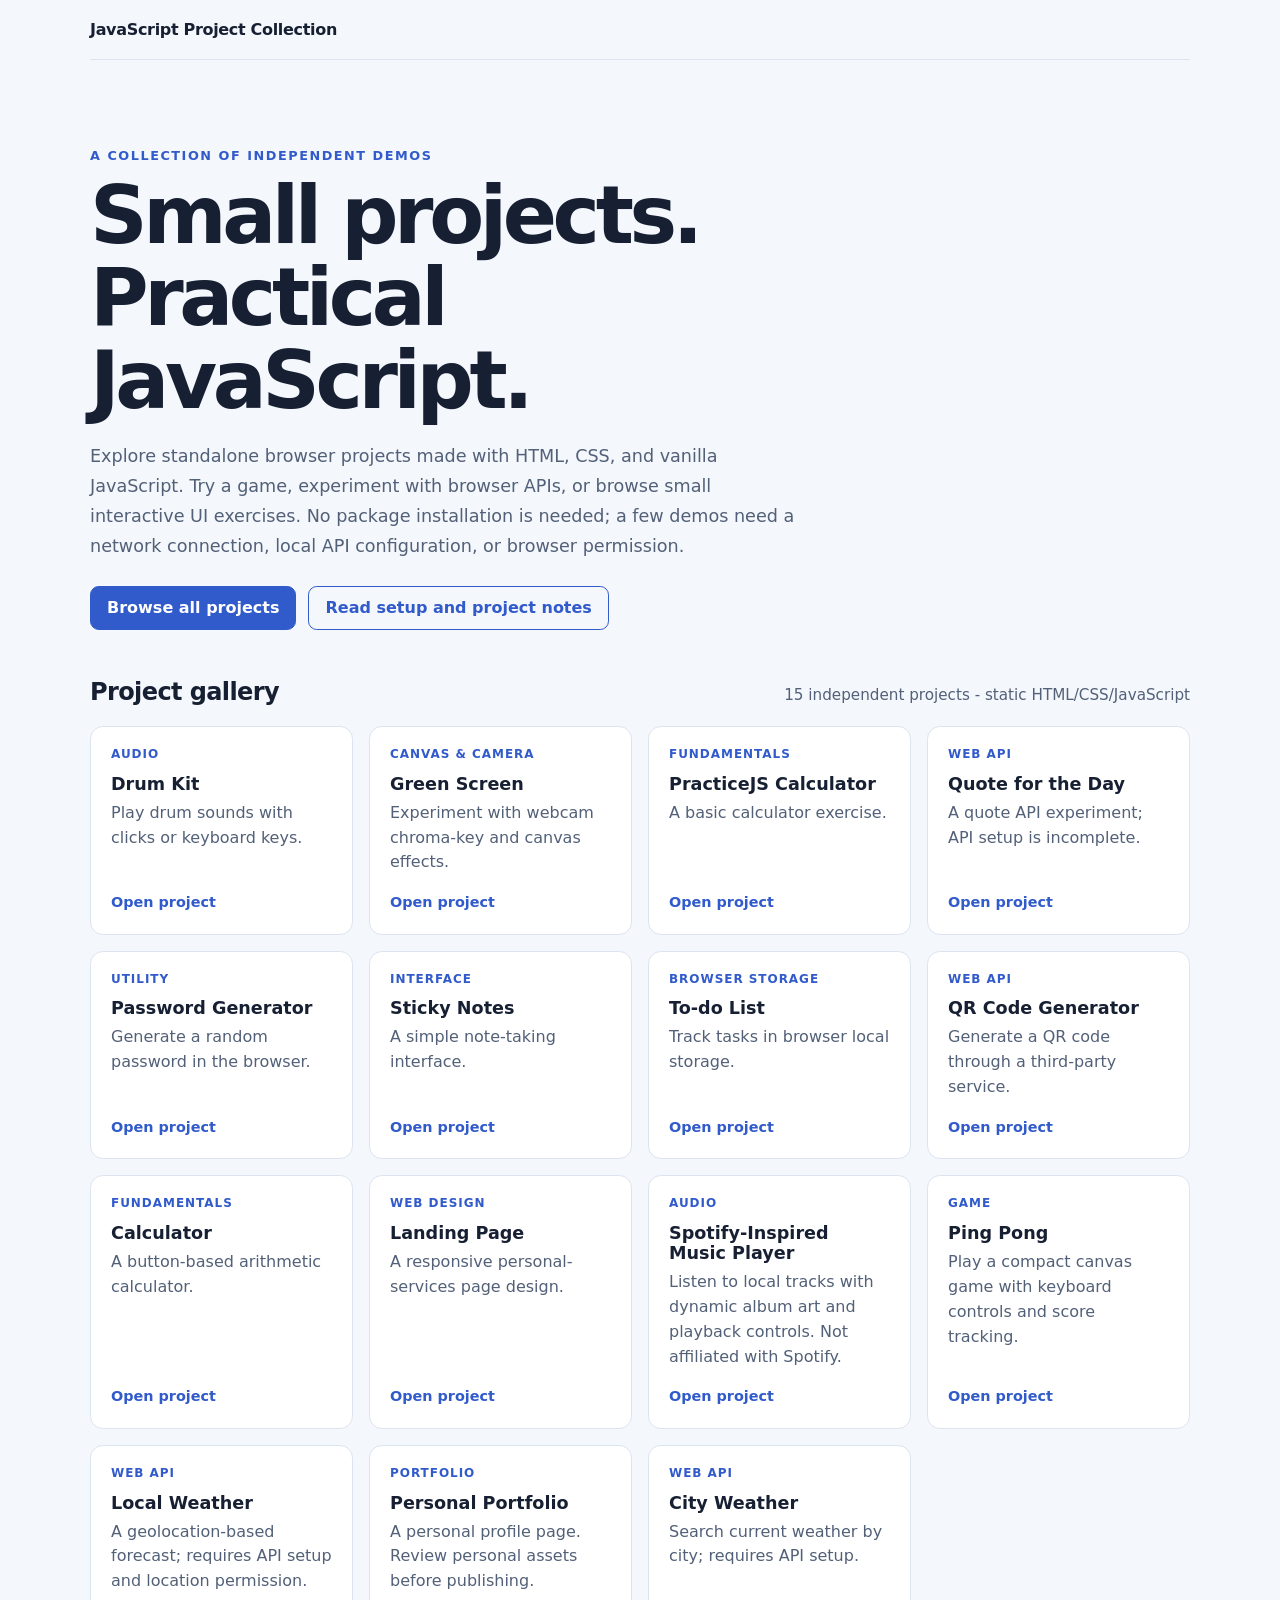
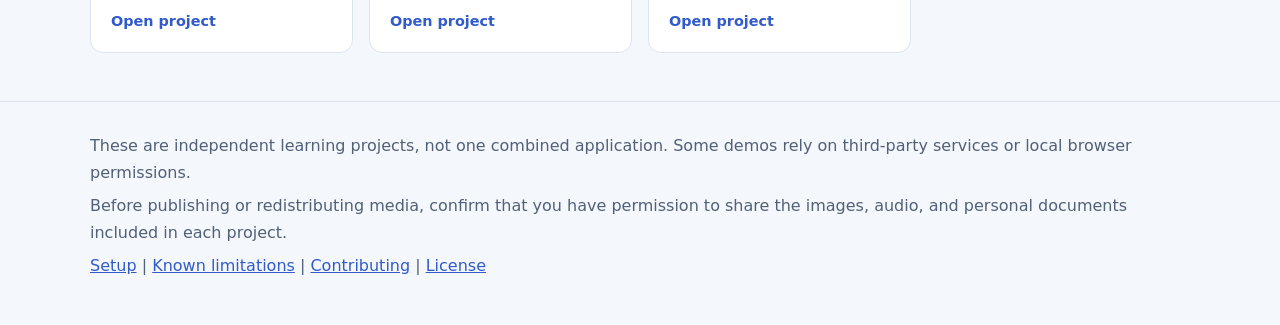
<file: index.html>
<!doctype html>
<html lang="en">
<head>
  <meta charset="utf-8">
  <meta name="viewport" content="width=device-width, initial-scale=1">
  <meta name="description" content="Browse 15 standalone HTML, CSS, and vanilla JavaScript demos, games, and browser experiments.">
  <meta name="theme-color" content="#f4f7fb">
  <title>JavaScript Project Collection</title>
  <style>
    :root {
      color-scheme: light;
      font-family: Inter, ui-sans-serif, system-ui, -apple-system, BlinkMacSystemFont, "Segoe UI", sans-serif;
      color: #172033;
      background: #f4f7fb;
      font-synthesis: none;
      text-rendering: optimizeLegibility;
      --accent: #315acb;
      --muted: #526078;
      --border: #dce4f0;
    }
    * { box-sizing: border-box; }
    body { margin: 0; min-width: 320px; }
    a { color: var(--accent); }
    .shell { width: min(1100px, calc(100% - 2rem)); margin: 0 auto; }
    .topbar { padding: 1.25rem 0; }
    .brand { color: #172033; font-weight: 750; text-decoration: none; letter-spacing: -.02em; }
    .hero {
      padding: clamp(2.5rem, 8vw, 5.5rem) 0 3rem;
      border-top: 1px solid var(--border);
    }
    .eyebrow {
      margin: 0 0 .75rem;
      color: var(--accent);
      font-size: .8rem;
      font-weight: 750;
      letter-spacing: .12em;
      text-transform: uppercase;
    }
    h1 { max-width: 14ch; margin: 0; font-size: clamp(2.5rem, 7vw, 5rem); line-height: 1.03; letter-spacing: -.055em; }
    .intro { max-width: 64ch; margin: 1.25rem 0 0; color: var(--muted); font-size: 1.1rem; line-height: 1.7; }
    .actions { display: flex; flex-wrap: wrap; gap: .75rem; margin-top: 1.5rem; }
    .button {
      display: inline-flex;
      min-height: 2.75rem;
      align-items: center;
      justify-content: center;
      padding: .7rem 1rem;
      border: 1px solid var(--accent);
      border-radius: .55rem;
      background: var(--accent);
      color: #fff;
      font-weight: 700;
      text-decoration: none;
    }
    .button.secondary { background: transparent; color: var(--accent); }
    a:focus-visible { outline: 3px solid #f2a900; outline-offset: 3px; }
    .section-heading { display: flex; flex-wrap: wrap; align-items: baseline; justify-content: space-between; gap: .5rem 1rem; }
    h2 { margin: 0; font-size: 1.5rem; letter-spacing: -.025em; }
    .count { margin: 0; color: var(--muted); font-size: .95rem; }
    .projects { display: grid; grid-template-columns: repeat(auto-fit, minmax(min(100%, 245px), 1fr)); gap: 1rem; margin: 1.25rem 0 3rem; }
    .project {
      display: flex;
      min-height: 180px;
      flex-direction: column;
      align-items: flex-start;
      padding: 1.25rem;
      border: 1px solid var(--border);
      border-radius: .8rem;
      background: #fff;
      color: inherit;
      text-decoration: none;
      transition: border-color .15s ease, transform .15s ease, box-shadow .15s ease;
    }
    .project:hover { transform: translateY(-2px); border-color: #a8bae9; box-shadow: 0 10px 25px rgb(23 32 51 / 7%); }
    .tag { color: var(--accent); font-size: .75rem; font-weight: 750; letter-spacing: .08em; text-transform: uppercase; }
    .project h3 { margin: .8rem 0 .45rem; font-size: 1.1rem; }
    .project p { margin: 0; color: var(--muted); line-height: 1.55; }
    .more { margin-top: auto !important; padding-top: 1rem; color: var(--accent) !important; font-size: .9rem; font-weight: 700; }
    footer { padding: 1.5rem 0 2.5rem; border-top: 1px solid var(--border); color: var(--muted); line-height: 1.7; }
    footer p { margin: .35rem 0; }
    @media (prefers-reduced-motion: reduce) {
      *, *::before, *::after { scroll-behavior: auto !important; transition-duration: .01ms !important; }
    }
  </style>
</head>
<body>
  <header class="shell">
    <div class="topbar"><a class="brand" href="./">JavaScript Project Collection</a></div>
    <div class="hero">
      <p class="eyebrow">A collection of independent demos</p>
      <h1>Small projects. Practical JavaScript.</h1>
      <p class="intro">Explore standalone browser projects made with HTML, CSS, and vanilla JavaScript. Try a game, experiment with browser APIs, or browse small interactive UI exercises. No package installation is needed; a few demos need a network connection, local API configuration, or browser permission.</p>
      <div class="actions">
        <a class="button" href="#projects">Browse all projects</a>
        <a class="button secondary" href="./README.md">Read setup and project notes</a>
      </div>
    </div>
  </header>

  <main class="shell" id="projects">
    <div class="section-heading">
      <h2>Project gallery</h2>
      <p class="count">15 independent projects - static HTML/CSS/JavaScript</p>
    </div>
    <section class="projects" aria-label="All projects">
      <a class="project" href="./Drum%20Kit%20Completed/"><span class="tag">Audio</span><h3>Drum Kit</h3><p>Play drum sounds with clicks or keyboard keys.</p><p class="more">Open project</p></a>
      <a class="project" href="./GreenScreen%20Project/"><span class="tag">Canvas &amp; camera</span><h3>Green Screen</h3><p>Experiment with webcam chroma-key and canvas effects.</p><p class="more">Open project</p></a>
      <a class="project" href="./PracticeJS/"><span class="tag">Fundamentals</span><h3>PracticeJS Calculator</h3><p>A basic calculator exercise.</p><p class="more">Open project</p></a>
      <a class="project" href="./QuoteForTheDay/"><span class="tag">Web API</span><h3>Quote for the Day</h3><p>A quote API experiment; API setup is incomplete.</p><p class="more">Open project</p></a>
      <a class="project" href="./RandomPasswordGenerator/"><span class="tag">Utility</span><h3>Password Generator</h3><p>Generate a random password in the browser.</p><p class="more">Open project</p></a>
      <a class="project" href="./Sticki%20Notes/"><span class="tag">Interface</span><h3>Sticky Notes</h3><p>A simple note-taking interface.</p><p class="more">Open project</p></a>
      <a class="project" href="./To-do%20List/"><span class="tag">Browser storage</span><h3>To-do List</h3><p>Track tasks in browser local storage.</p><p class="more">Open project</p></a>
      <a class="project" href="./URLink%20To%20QR%20Code%20Generator/"><span class="tag">Web API</span><h3>QR Code Generator</h3><p>Generate a QR code through a third-party service.</p><p class="more">Open project</p></a>
      <a class="project" href="./calculator/"><span class="tag">Fundamentals</span><h3>Calculator</h3><p>A button-based arithmetic calculator.</p><p class="more">Open project</p></a>
      <a class="project" href="./landing/"><span class="tag">Web design</span><h3>Landing Page</h3><p>A responsive personal-services page design.</p><p class="more">Open project</p></a>
      <a class="project" href="./Spotify-20260122T052743Z-1-001/Spotify/"><span class="tag">Audio</span><h3>Spotify-Inspired Music Player</h3><p>Listen to local tracks with dynamic album art and playback controls. Not affiliated with Spotify.</p><p class="more">Open project</p></a>
      <a class="project" href="./PingPong-20260122T052916Z-1-001/PingPong/"><span class="tag">Game</span><h3>Ping Pong</h3><p>Play a compact canvas game with keyboard controls and score tracking.</p><p class="more">Open project</p></a>
      <a class="project" href="./my_weather/"><span class="tag">Web API</span><h3>Local Weather</h3><p>A geolocation-based forecast; requires API setup and location permission.</p><p class="more">Open project</p></a>
      <a class="project" href="./portfolio/"><span class="tag">Portfolio</span><h3>Personal Portfolio</h3><p>A personal profile page. Review personal assets before publishing.</p><p class="more">Open project</p></a>
      <a class="project" href="./weather%20app/"><span class="tag">Web API</span><h3>City Weather</h3><p>Search current weather by city; requires API setup.</p><p class="more">Open project</p></a>
    </section>
  </main>

  <footer>
    <div class="shell">
      <p>These are independent learning projects, not one combined application. Some demos rely on third-party services or local browser permissions.</p>
      <p>Before publishing or redistributing media, confirm that you have permission to share the images, audio, and personal documents included in each project.</p>
      <p><a href="./SETUP.md">Setup</a> | <a href="./QUALITY_REVIEW.md">Known limitations</a> | <a href="./CONTRIBUTING.md">Contributing</a> | <a href="./LICENSE">License</a></p>
    </div>
  </footer>
</body>
</html>
</file>
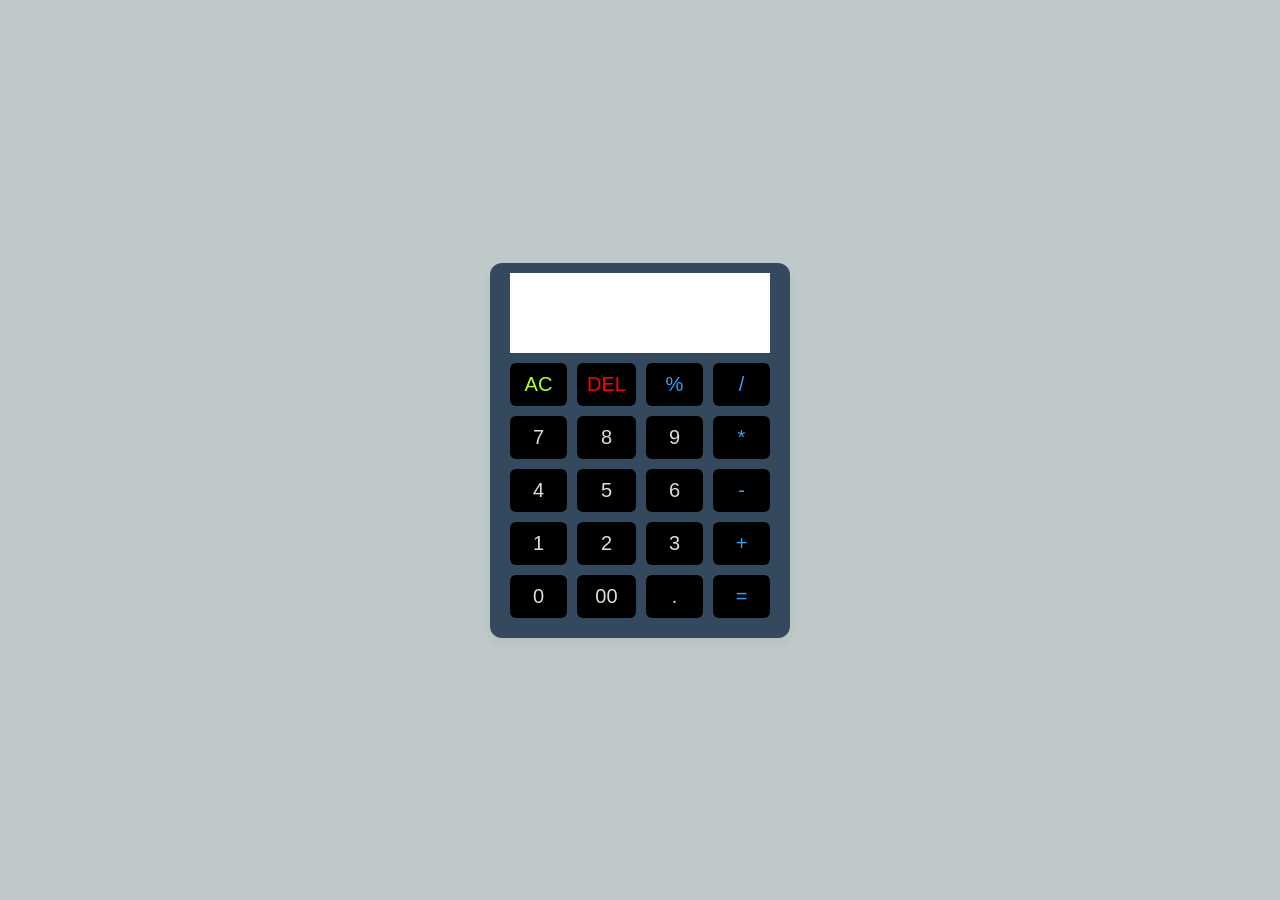
<file: calculator/index.html>
<!DOCTYPE html>
<html lang="en">
  <head>
    <meta charset="UTF-8" />
    <meta http-equiv="X-UA-Compatible" content="IE=edge" />
    <meta name="viewport" content="width=device-width, initial-scale=1.0" />
    <title>Calculator in HTML CSS & JavaScript</title>
    <link rel="stylesheet" href="style.css" />
  </head>
  <body>
    <div class="container">
      <input type="text" class="display" />

      <div class="buttons">
        <button class="Warning" data-value="AC">AC</button>
        <button class="Danger" data-value="DEL">DEL</button>
        <button class="operator" data-value="%">%</button>
        <button class="operator" data-value="/">/</button>

        <button class ="commanKey" data-value="7">7</button>
        <button class ="commanKey" data-value="8">8</button>
        <button class ="commanKey" data-value="9">9</button>
        <button class="operator" data-value="*">*</button>

        <button class ="commanKey" data-value="4">4</button>
        <button class ="commanKey" data-value="5">5</button>
        <button class ="commanKey" data-value="6">6</button>
        <button class="operator" data-value="-">-</button>

        <button class ="commanKey" data-value="1">1</button>
        <button class ="commanKey" data-value="2">2</button>
        <button class ="commanKey" data-value="3">3</button>
        <button class="operator" data-value="+">+</button>

        <button class ="commanKey" data-value="0">0</button>
        <button class ="commanKey" data-value="00">00</button>
        <button class ="commanKey" data-value=".">.</button>
        <button class="operator" data-value="=">=</button>
      </div>
    </div>

    <script src="script.js"></script>
  </body>
</html>
</file>
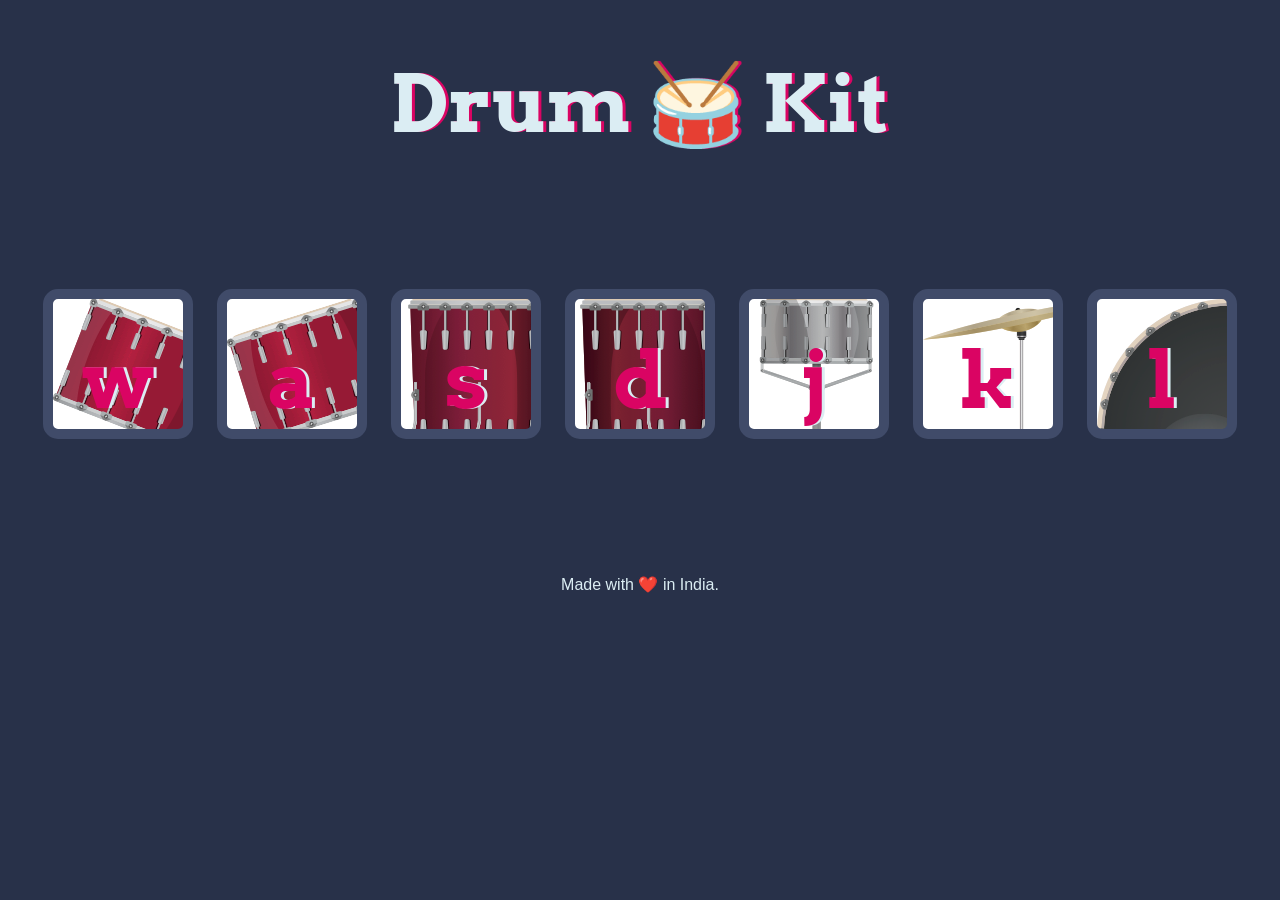
<file: Drum Kit Completed/index.html>
<!DOCTYPE html>
<html lang="en" dir="ltr">

<head>
  <meta charset="utf-8">
  <title>Drum Kit</title>
  <link rel="stylesheet" href="styles.css">
  <link href="https://fonts.googleapis.com/css?family=Arvo" rel="stylesheet">
</head>

<body>
  <h1 id="title">Drum 🥁 Kit</h1>
  <div class="set">
    <button class="w drum">w</button>
    <button class="a drum">a</button>
    <button class="s drum">s</button>
    <button class="d drum">d</button>
    <button class="j drum">j</button>
    <button class="k drum">k</button>
    <button class="l drum">l</button>
  </div>


<script src="index.js" charset="utf-8"></script>

<footer>
  Made with ❤️ in India.
</footer>
</body>
</html>
</file>
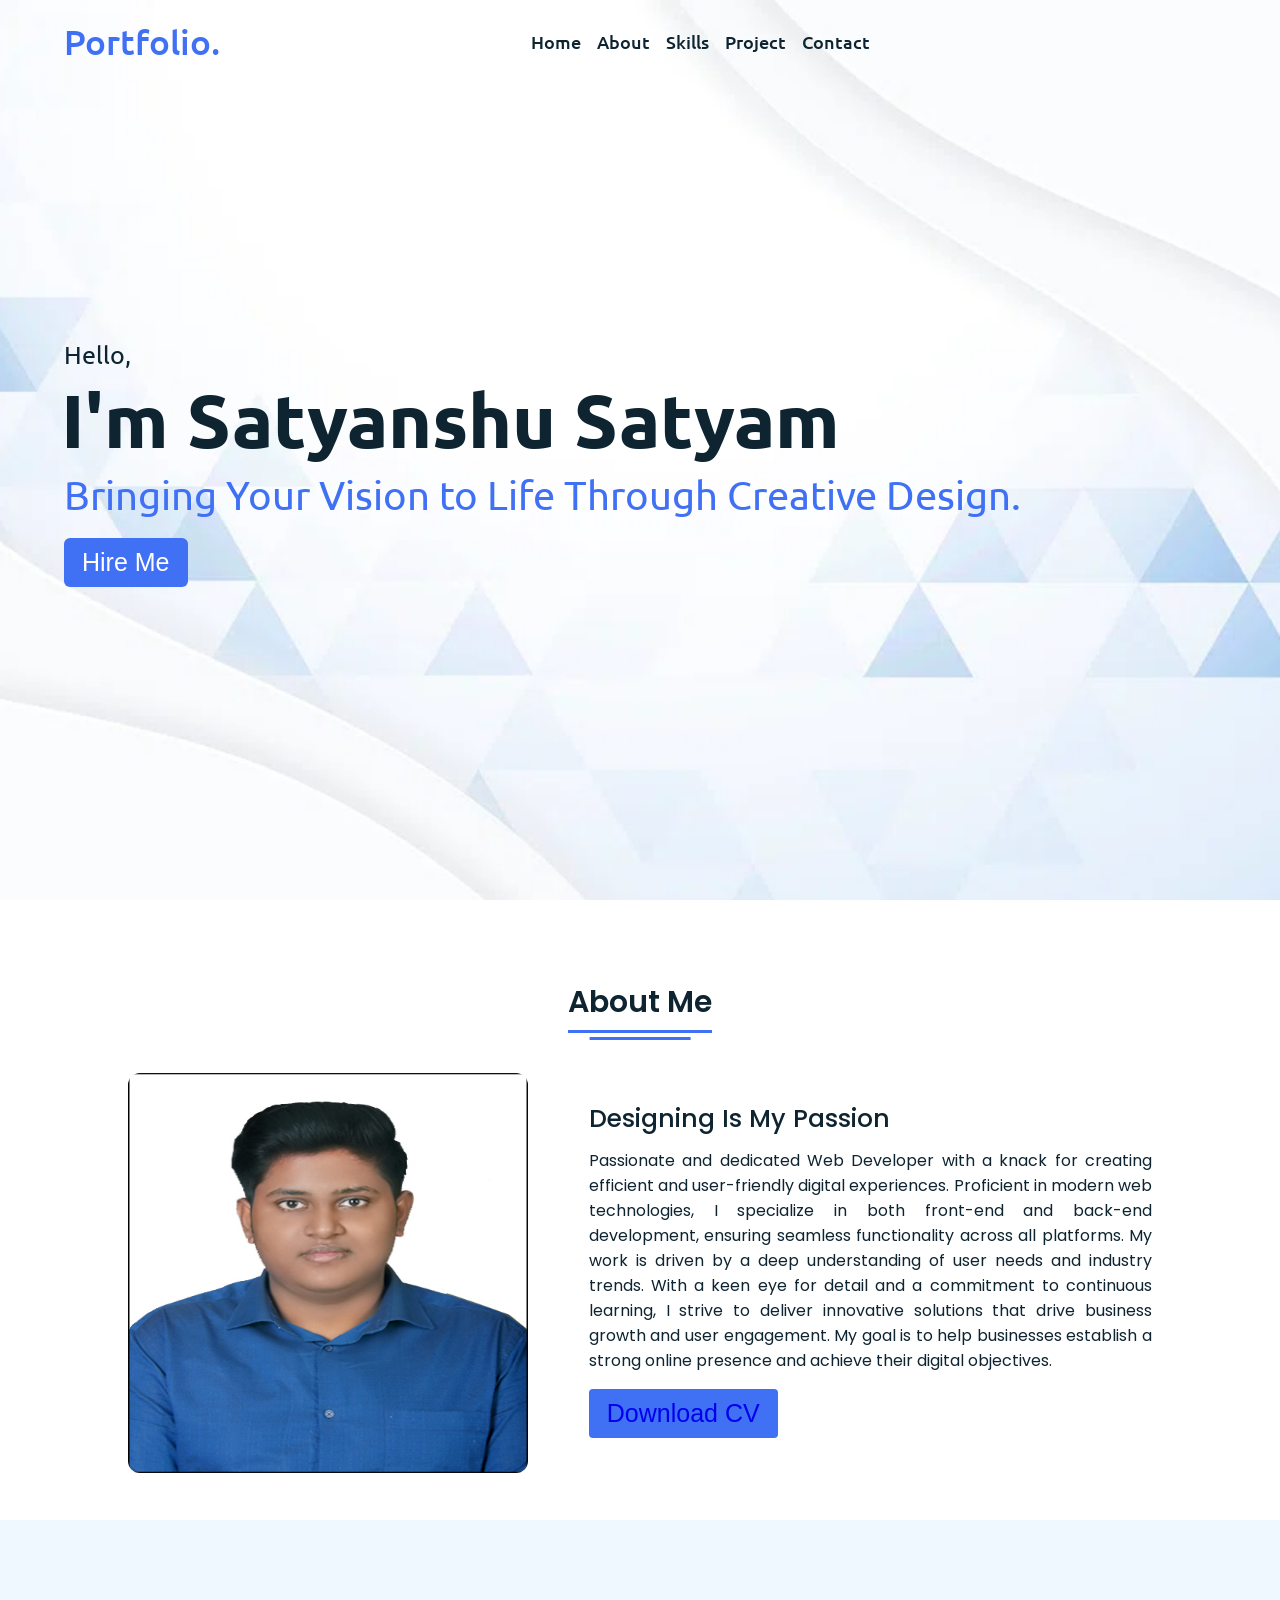
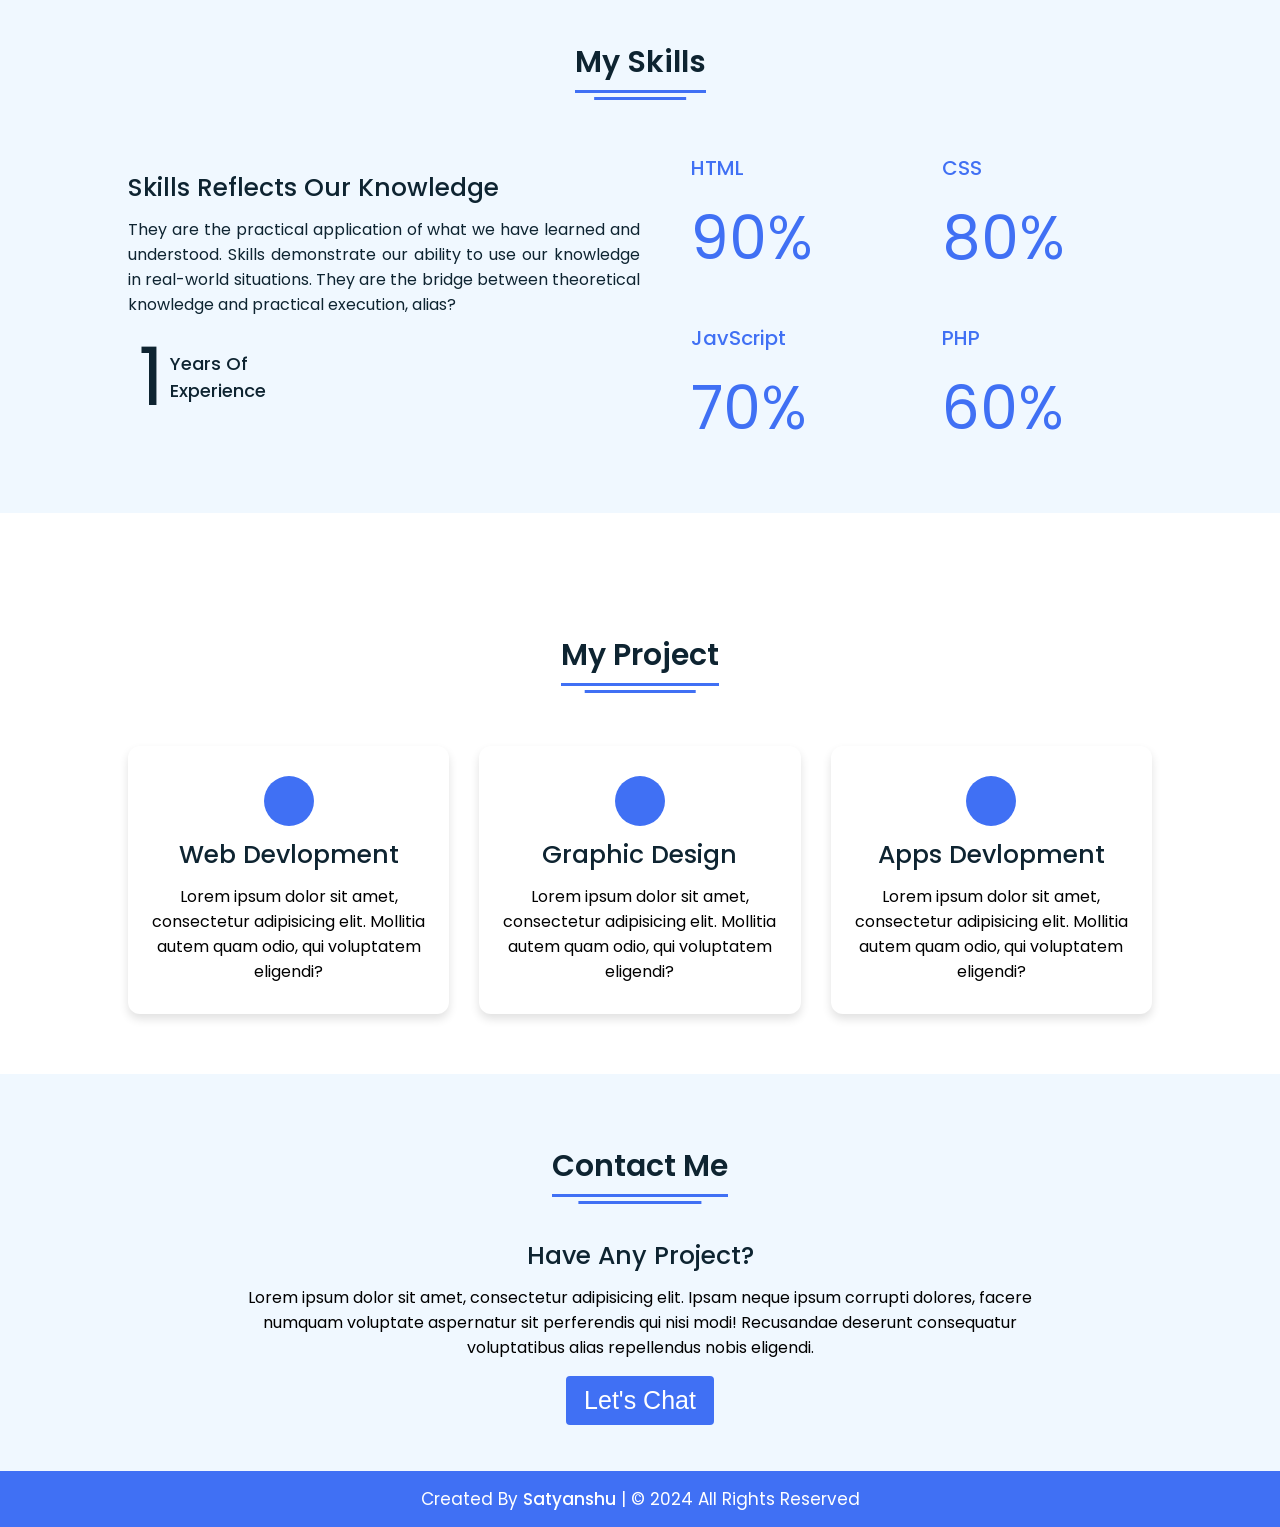
<file: portfolio/index.html>
<!DOCTYPE html>
<html lang="en" dir="ltr">
  <head>
    <meta charset="UTF-8" />
    <title>Portfolio Website </title>
    <link rel="stylesheet" href="style.css" />
    <!-- Fontawesome CDN Link -->
   
    <meta name="viewport" content="width=device-width, initial-scale=1.0" />
  </head>
  <body>
    <!-- Move to up button -->
    <div class="scroll-button">
      <a href="#home"><i class="fas fa-arrow-up"></i></a>
    </div>
    <!-- navgaition menu -->
    <nav>
      <div class="navbar">
        <div class="logo"><a href="#">Portfolio.</a></div>
        <ul class="menu">
          <li><a href="#home">Home</a></li>
          <li><a href="#about">About</a></li>
          <li><a href="#skills">Skills</a></li>
          <li><a href="#services">Project</a></li>
          <li><a href="#contact">Contact</a></li>
          <div class="cancel-btn">
            <i class="fas fa-times"></i>
          </div>
        </ul>
        <div class="media-icons">
          <a href="#"><i class="fab fa-facebook-f"></i></a>
          <a href="#"><i class="fab fa-twitter"></i></a>
          <a href="#"><i class="fab fa-instagram"></i></a>
        </div>
      </div>
      <div class="menu-btn">
        <i class="fas fa-bars"></i>
      </div>
    </nav>

    <!-- Home Section Start -->
    <section class="home" id="home">
      <div class="home-content">
        <div class="text">
          <div class="text-one">Hello,</div>
          <div class="text-two">I'm Satyanshu Satyam</div>
          <div class="text-three">Bringing Your Vision to Life Through Creative Design.</div>
          <!--<div class="text-four">From Nepal</div>-->
        </div>
        <div class="button">
          <button>Hire Me</button>
        </div>
      </div>
    </section>

    <!-- About Section Start -->
    <section class="about" id="about">
      <div class="content">
        <div class="title"><span>About Me</span></div>
        <div class="about-details">
          <div class="left">
            <img src="DSC_0001 copy.jpg" alt="Satyanshu Satyam" />
          </div>
          <div class="right">
            <div class="topic">Designing Is My Passion</div>
            <p>
                Passionate and dedicated Web Developer with a knack for creating efficient and user-friendly digital experiences. Proficient in modern web technologies, I specialize in both front-end and back-end development, ensuring seamless functionality across all platforms. My work is driven by a deep understanding of user needs and industry trends. With a keen eye for detail and a commitment to continuous learning, I strive to deliver innovative solutions that drive business growth and user engagement. My goal is to help businesses establish a strong online presence and achieve their digital objectives.
            </p>
            <div class="button">
              <button><a href="resuma.pdf" download >Download CV</a></button>
            </div>
          </div>
        </div>
      </div>
    </section>

    <!-- My Skill Section Start -->
    <!-- Section Tag and Other Div will same where we need to put same CSS -->
    <section class="skills" id="skills">
      <div class="content">
        <div class="title"><span>My Skills</span></div>
        <div class="skills-details">
          <div class="text">
            <div class="topic">Skills Reflects Our Knowledge</div>
            <p>They are the practical application of what we have learned and understood. Skills demonstrate our ability to use our knowledge in real-world situations. They are the bridge between theoretical knowledge and practical execution, alias?</p>
            <div class="experience">
              <div class="num">1</div>
              <div class="exp">
                Years Of <br />
                Experience
              </div>
            </div>
          </div>
          <div class="boxes">
            <div class="box">
              <div class="topic">HTML</div>
              <div class="per">90%</div>
            </div>
            <div class="box">
              <div class="topic">CSS</div>
              <div class="per">80%</div>
            </div>
            <div class="box">
              <div class="topic">JavScript</div>
              <div class="per">70%</div>
            </div>
            <div class="box">
              <div class="topic">PHP</div>
              <div class="per">60%</div>
            </div>
          </div>
        </div>
      </div>
    </section>

    <!-- My Services Section Start -->
    <section class="services" id="services">
      <div class="content">
        <div class="title"><span>My Project</span></div>
        <div class="boxes">
          <div class="box">
            <div class="icon">
              <i class="fas fa-desktop"></i>
            </div>
            <div class="topic">Web Devlopment</div>
            <p>Lorem ipsum dolor sit amet, consectetur adipisicing elit. Mollitia autem quam odio, qui voluptatem eligendi?</p>
          </div>
          <div class="box">
            <div class="icon">
              <i class="fas fa-paint-brush"></i>
            </div>
            <div class="topic">Graphic Design</div>
            <p>Lorem ipsum dolor sit amet, consectetur adipisicing elit. Mollitia autem quam odio, qui voluptatem eligendi?</p>
          </div>
          <div class="box">
            <div class="icon">
              <i class="fas fa-chart-line"></i>
            </div>
            <div class="topic">Apps Devlopment</div>
            <p>Lorem ipsum dolor sit amet, consectetur adipisicing elit. Mollitia autem quam odio, qui voluptatem eligendi?</p>
          </div>
        </div>
      </div>
    </section>

    <!-- Contact Me section Start -->
    <section class="contact" id="contact">
      <div class="content">
        <div class="title"><span>Contact Me</span></div>
        <div class="text">
          <div class="topic">Have Any Project?</div>
          <p>Lorem ipsum dolor sit amet, consectetur adipisicing elit. Ipsam neque ipsum corrupti dolores, facere numquam voluptate aspernatur sit perferendis qui nisi modi! Recusandae deserunt consequatur voluptatibus alias repellendus nobis eligendi.</p>
          <div class="button">
            <button>Let's Chat</button>
          </div>
        </div>
      </div>
    </section>

    <!-- Footer Section Start -->
    <footer>
      <div class="text">
        <span>Created By <a href="#">Satyanshu</a> | &#169; 2024 All Rights Reserved</span>
      </div>
    </footer>

    <script src="script.js"></script>
  </body>
</html>
</file>
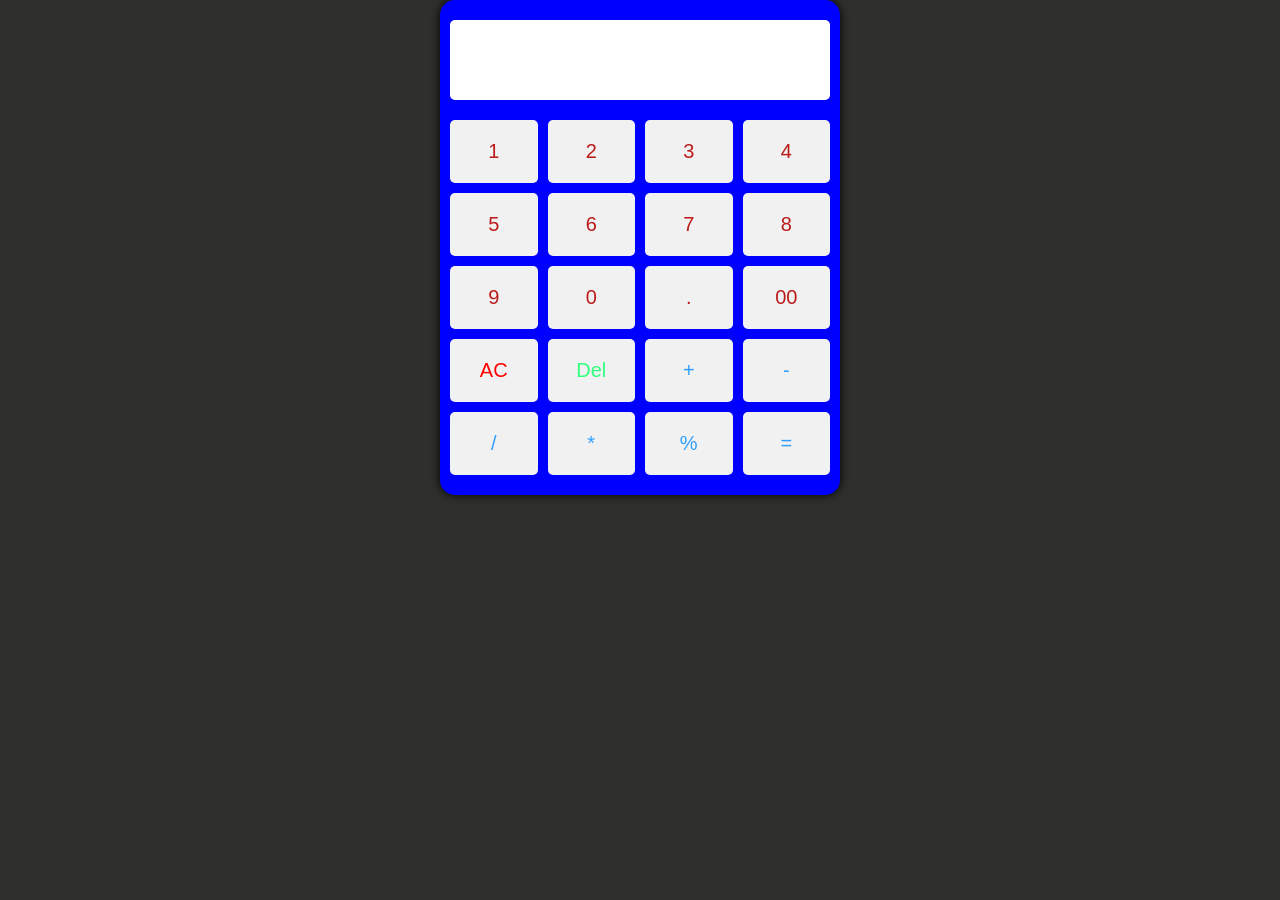
<file: PracticeJS/index.html>
<!DOCTYPE html>
<html lang="en">
<head>
    <meta charset="UTF-8">
    <meta name="viewport" content="width=device-width, initial-scale=1.0">
    <title>Calculato</title>
    <link rel="stylesheet" href="style.css" />
</head>
<body>


    <div class="container">
        <input type="text" class="display">

        <div class="buttons">
            <button class="numbers" data-value="1">1</button>
            <button class="numbers" data-value="2">2</button>
            <button class="numbers" data-value="3">3</button>
            <button class="numbers" data-value="4">4</button>
            <button class="numbers" data-value="5">5</button>
            <button class="numbers" data-value="6">6</button>
            <button class="numbers" data-value="7">7</button>
            <button class="numbers" data-value="8">8</button>
            <button class="numbers" data-value="9">9</button>
            <button class="numbers" data-value="0">0</button>
            <button class="numbers" data-value=".">.</button>
            <button class="numbers" data-value="00">00</button>

            <button class="AC" data-value="AC">AC</button>
            <button class="delete" data-value="Del">Del</button>

            <button class="operator" data-value="+">+</button>
            <button class="operator" data-value="-">-</button>
            <button class="operator" data-value="/">/</button>
            <button class="operator" data-value="*">*</button>
            <button class="operator" data-value="%">% </button>
            <button class="operator" data-value="=">=</button>



        </div>
    </div>
    <script src="calculator.js"></script>
</body>
</html>
</file>
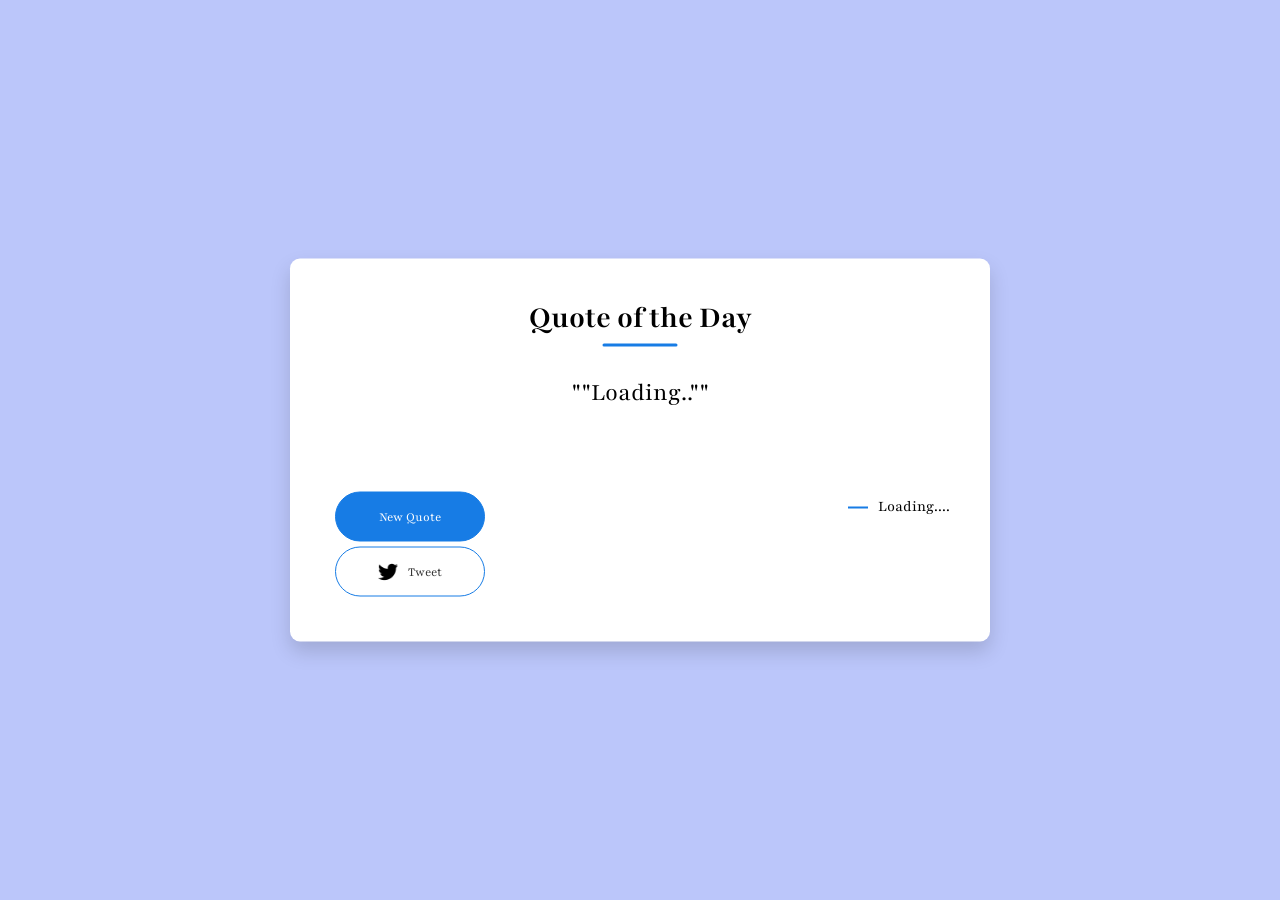
<file: QuoteForTheDay/index.html>
<!DOCTYPE html>
<html lang="en">
<head>
    <meta charset="UTF-8">
    <meta name="viewport" content="width=device-width, initial-scale=1.0">
    <title>Quote For the Day</title>
    <link rel="stylesheet" href="style.css">
</head>
<body>
    <div class="quote-box">
        <h2>Quote of the Day</h2>
        <blockquote id="quote">Loading..</blockquote>
        <span id="author">Loading....</span>
        <div>
            <button onclick="getquote(api_url)">New Quote</button>
            <button onclick="tweet()"><img src="image.png">Tweet</button>
        </div>
    </div>

<script>

    const quote=document.getElementById("quote");
    const author=document.getElementById("author");
    const api_url="https://api.api-ninjas.com/v1/quotes";

    async function getquote(url){
    try{
        const response = await fetch(url);
        var data = await response.json();
        console.log(api_url)
        quote.innerHTML=data.content;
        author.innerHTML=data.content;
    }
    catch{
        console.error("Error fetching quote: ",error);
    }
       
}

    getquote(api_url);

    function tweet(){
        window.open("https://twitter.com/internet/tweet?text="+quote.innerHTML+"--by "+ author.innerHTML,"Tweet Window","width=600,height=300");
    }


</script>




</body>
</html>
</file>
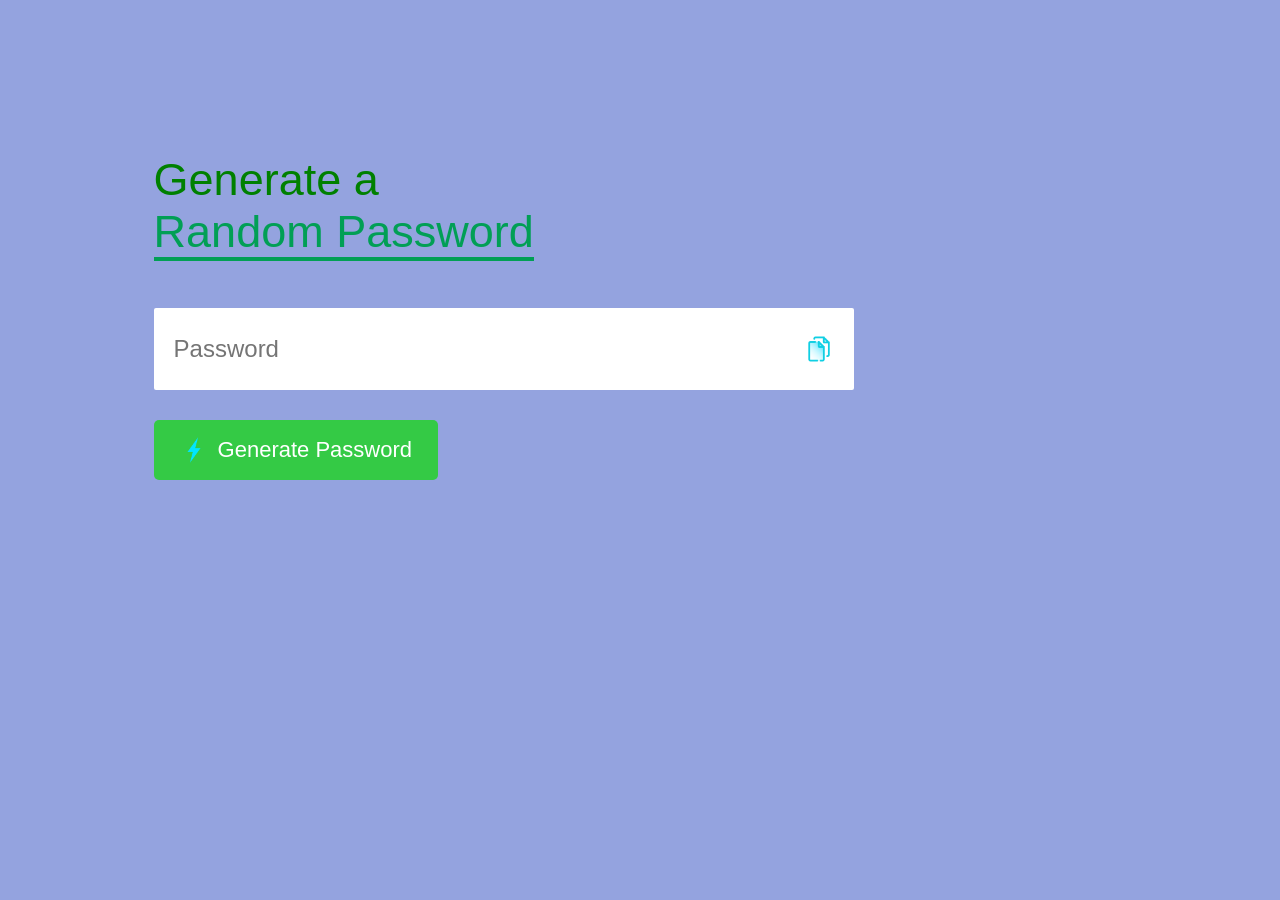
<file: RandomPasswordGenerator/index.html>
<!DOCTYPE html>
<html lang="en">
<head>
    <meta charset="UTF-8">
    <meta name="viewport" content="width=device-width, initial-scale=1.0">
    <title>RandomPasswordGenerator</title>
    <link rel="stylesheet" href="style.css">
</head>
<body>

    <div class="container">
        <h1>Generate a <br><span>Random Password</span></h1>
        <div class="display">
            <input type="text" id="Password" placeholder="Password">
            <img src="download.png">
        </div>
        <button onclick="generatePassword()"><img src="current.png" alt="">Generate Password</button>
    </div>
    <script src="script.js"></script>
</body>
</html>
</file>
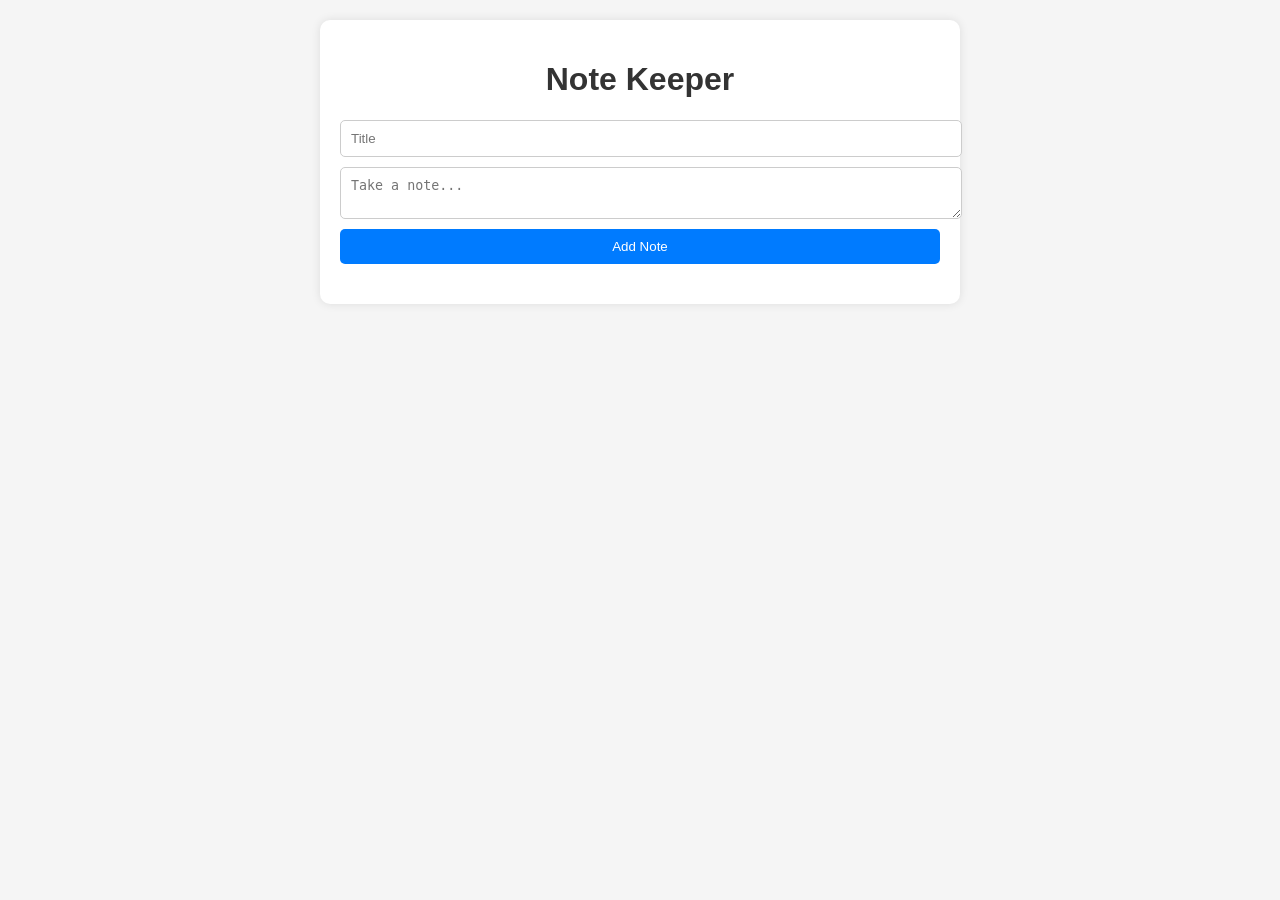
<file: Sticki Notes/index.html>
<!DOCTYPE html>
<html lang="en">
<head>
    <meta charset="UTF-8">
    <meta name="viewport" content="width=device-width, initial-scale=1.0">
    <title>Note Keeper</title>
    <link rel="stylesheet" href="style.css">
</head>
<body>
    <div class="container">
        <h1>Note Keeper</h1>
        <div class="note-input">
            <input type="text" id="note-title" placeholder="Title">
            <textarea id="note-content" placeholder="Take a note..."></textarea>
            <button onclick="addNote()">Add Note</button>
        </div>
        <div class="notes-list" id="notes-list"></div>
    </div>
    <script src="script.js"></script>
</body>
</html>
</file>
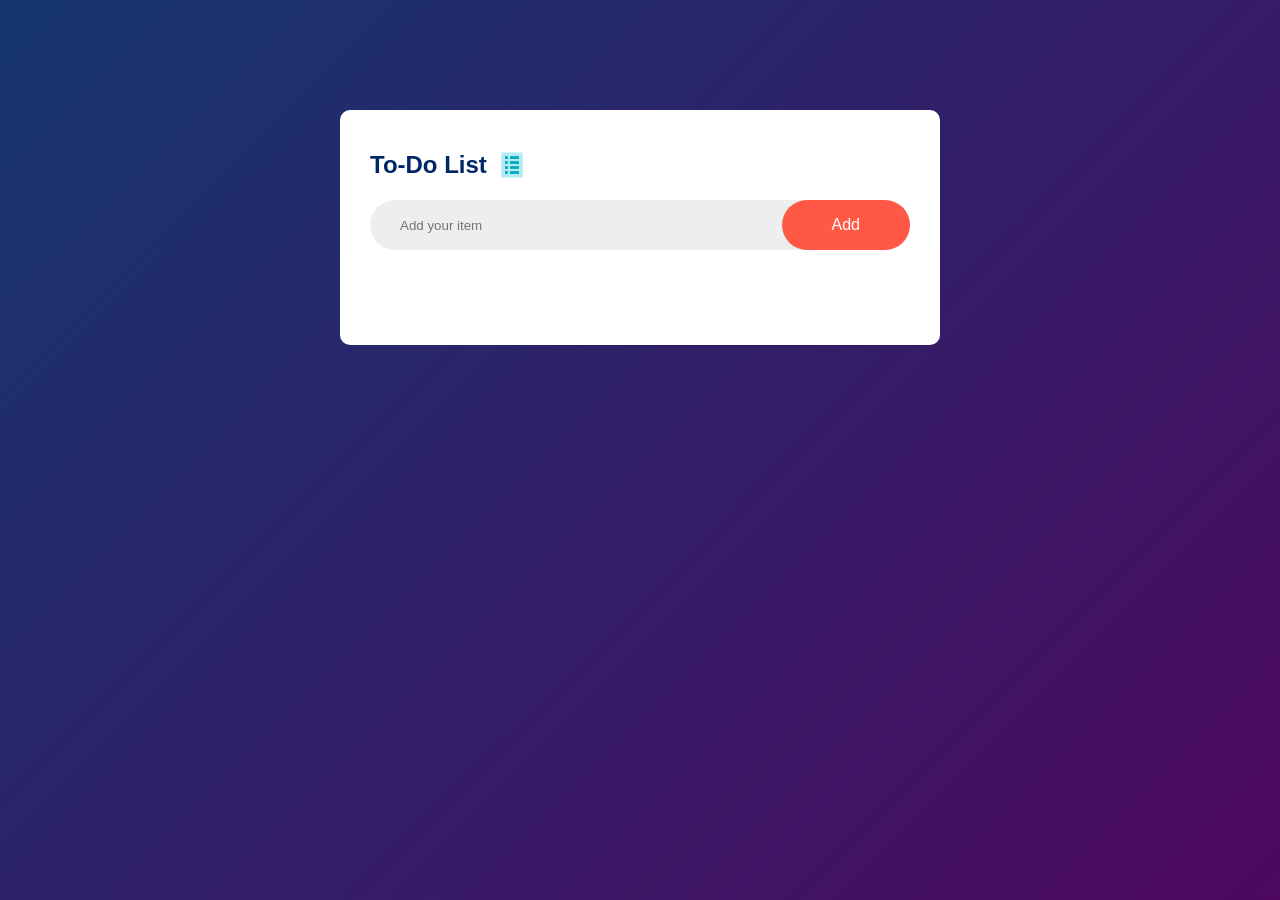
<file: To-do List/index.html>
<!DOCTYPE html>
<html lang="en">
<head>
    <meta charset="UTF-8">
    <meta name="viewport" content="width=device-width, initial-scale=1.0">
    <title>To-Do List</title>
    <link rel="stylesheet" href="style.css">
</head>
<body>
    <div class="container">
        <div class="todo-app">
            <h2>To-Do List <img src="image/icon.png" ></h2>
            <div class="row">
                <input type="text" id="input-box" placeholder="Add your item">
                <button>Add</button>

            </div>
            <ul id="list-container">
               <!--<li class="checked">Task 1</li>
                <li>Task 2</li>
                <li>Task 3</li>-->
            </ul>

        </div>
    </div>
 <script src="script.js"></script>
</body>
</html>
</file>
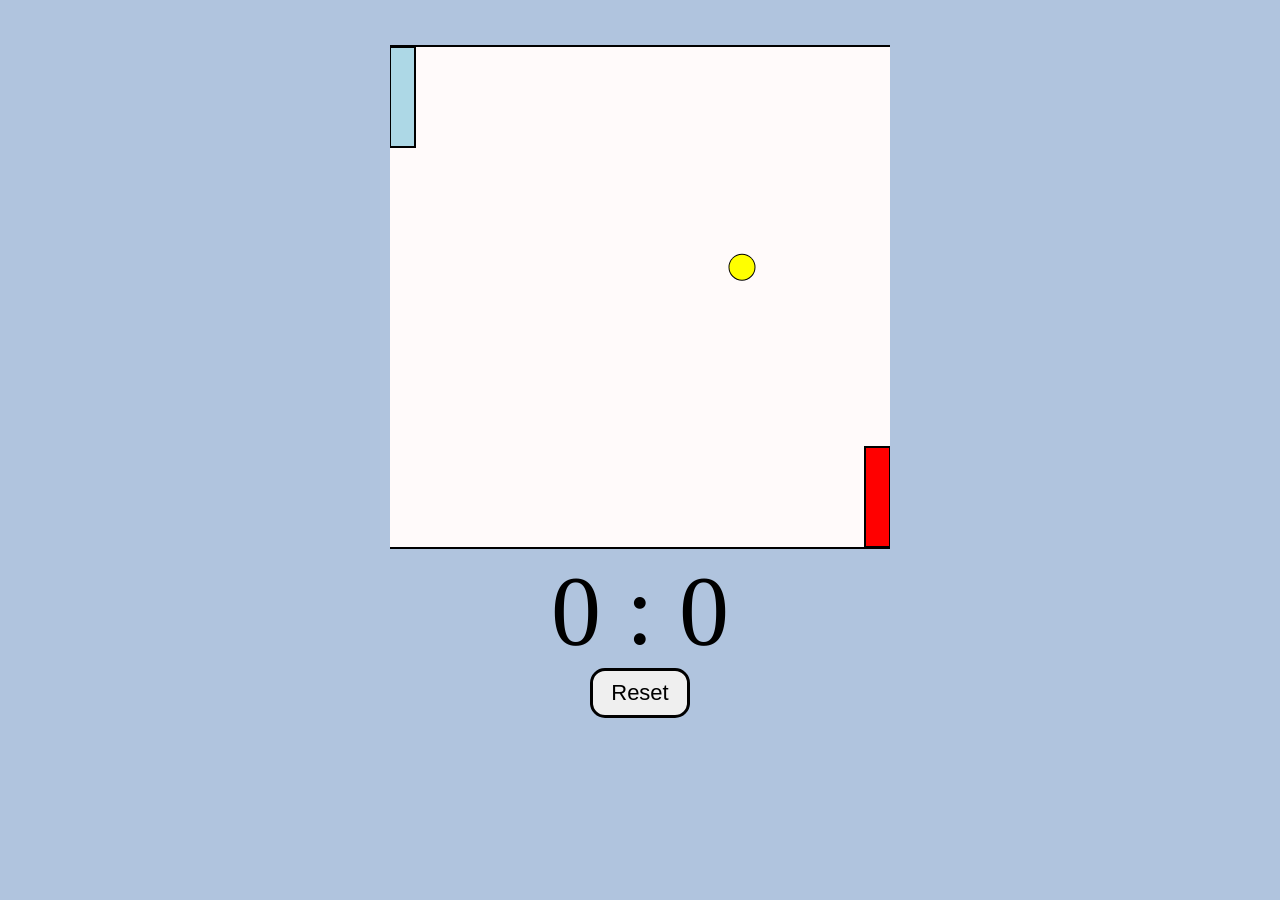
<file: PingPong-20260122T052916Z-1-001/PingPong/index.html>
<!-- code Reference from Brocode -->


<!DOCTYPE html>

<html lang="en">
<head>

    <meta charset="UTF-8">
    <meta name="viewport" content="width=device-width, initial-scale=1.0">

    <title>Ping Pong Game</title>

    <link rel="stylesheet" href="style.css">

</head>

<body>

    <div id="gameContainer">

        <canvas id="gameBoard" width="500" height="500"></canvas>

        <div id="scoreText">0 : 0</div>

        <button id="resetBtn">Reset</button>

    </div>

    <script src="script.js"></script>

</body>

</html>
</file>
<file: calculator/style.css>
* {
  margin: 0;
  padding: 0;
  box-sizing: border-box;
  font-family: "Poppins", sans-serif;
}
body {
  height: 100vh;
  display: flex;
  align-items: center;
  justify-content: center;
  background:#BFC9CA ;
}
.container {
  position: relative;
  max-width: 300px;
  width: 100%;
  border-radius: 12px;
  padding: 10px 20px 20px;
  background:  #34495E;
  box-shadow: 0 5px 10px rgba(0, 0, 0, 0.05);
}
.display {
  height: 80px;
  width: 100%;
  outline: none;
  border: none;
  text-align: right;
  margin-bottom: 10px;
  font-size: 25px;
  color: #000e1a;
  pointer-events: none;
}
.buttons {
  display: grid;
  grid-gap: 10px;
  grid-template-columns: repeat(4, 1fr);
}
.buttons button {
  padding: 10px;
  border-radius: 6px;
  border: none;
  font-size: 20px;
  cursor: pointer;
  background-color:black;
}
.buttons button:active {
  transform: scale(0.99);
}
.operator {
  color: #2f9fff;
}
.Danger{
    color:red;
}
.Warning{
    color:greenyellow;
}
.commanKey{
    color: gainsboro;
}
</file>
<file: Drum Kit Completed/styles.css>
body {
  text-align: center;
  background-color: #283149;
}

h1 {
  font-size: 5rem;
  color: #DBEDF3;
  font-family: "Arvo", cursive;
  text-shadow: 3px 0 #DA0463;

}

footer {
  color: #DBEDF3;
  font-family: sans-serif;
}

.w {
  background-image: url("images/tom1.png");
}

.a {
  background-image: url("images/tom2.png");
}

.s {
  background-image: url("images/tom3.png");
}

.d {
  background-image: url("images/tom4.png");
}

.j {
  background-image: url("images/snare.png");
}

.k {
  background-image: url("images/crash.png");
}

.l {
  background-image: url("images/kick.png");
}

.set {
  margin: 10% auto;
}

.pressed {
  box-shadow: 0 3px 4px 0 #DBEDF3;
  opacity: 0.5;
}

.red {
  color: red;
}

.drum {
  outline: none;
  border: 10px solid #404B69;
  font-size: 5rem;
  font-family: 'Arvo', cursive;
  line-height: 2;
  font-weight: 900;
  color: #DA0463;
  text-shadow: 3px 0 #DBEDF3;
  border-radius: 15px;
  display: inline-block;
  width: 150px;
  height: 150px;
  text-align: center;
  margin: 10px;
  background-color: white;
}
</file>
<file: portfolio/style.css>
/* Google Font CDN Link */
@import url('https://fonts.googleapis.com/css2?family=Poppins:wght@400;500;600;700&family=Ubuntu:wght@400;500;700&display=swap');
*{
  margin: 0;
  padding: 0;
  box-sizing: border-box;
  text-decoration: none;
  scroll-behavior: smooth;
}

/* Custom Scroll Bar CSS */
::-webkit-scrollbar {
    width: 10px;
}
::-webkit-scrollbar-track {
    background: #f1f1f1;
}
::-webkit-scrollbar-thumb {
    background: #6e93f7;
    border-radius: 12px;
    transition: all 0.3s ease;
}

::-webkit-scrollbar-thumb:hover {
    background: #4070f4;
}
/* navbar styling */
nav{
  position: fixed;
  width: 100%;
  padding: 20px 0;
  z-index: 998;
  transition: all 0.3s ease;
  font-family: 'Ubuntu', sans-serif;
}
nav.sticky{
  background: #4070f4;
  padding: 13px 0;
}
nav .navbar{
  width: 90%;
  display: flex;
  justify-content: space-between;
  align-items: center;
  margin: auto;
}
nav .navbar .logo a{
  font-weight: 500;
  font-size: 35px;
  color: #4070f4;
}
nav.sticky .navbar .logo a{
  color: #fff;
}
nav .navbar .menu{
  display: flex;
  position: relative;
}
nav .navbar .menu li{
  list-style: none;
  margin: 0 8px;
}
.navbar .menu a{
  font-size: 18px;
  font-weight: 500;
  color: #0E2431;
  padding: 6px 0;
  transition: all 0.4s ease;
}
.navbar .menu a:hover{
  color: #4070f4;
}
nav.sticky .menu a{
  color: #FFF;
}
nav.sticky .menu a:hover{
  color: #0E2431;
}
.navbar .media-icons a{
  color: #4070f4;
  font-size: 18px;
  margin: 0 6px;
}
nav.sticky .media-icons a{
  color: #FFF;
}

/* Side Navigation Menu Button CSS */
nav .menu-btn,
.navbar .menu .cancel-btn{
  position: absolute;
  color: #fff;
  right: 30px;
  top: 20px;
  font-size: 20px;
  cursor: pointer;
  transition: all 0.3s ease;
  display: none;
}
nav .menu-btn{
  color: #4070f4;
}
nav.sticky .menu-btn{
  color: #FFF;
}
.navbar .menu .menu-btn{
  color: #fff;
}

/* home section styling */
.home{
  height: 100vh;
  width: 100%;
  background: url("bk2.webp") no-repeat;
  background-size: cover;
  background-position: center;
  background-attachment: fixed;
  font-family: 'Ubuntu', sans-serif;
}
.home .home-content{
  width: 90%;
  height: 100%;
  margin: auto;
  display: flex;
  flex-direction: column;
  justify-content: center;
}
.home .text-one{
  font-size: 25px;
  color: #0E2431;
}
.home .text-two{
  color: #0E2431;
  font-size: 75px;
  font-weight: 600;
  margin-left: -3px;
}
.home .text-three{
  font-size: 40px;
  margin: 5px 0;
  color: #4070f4;
}
.home .text-four{
  font-size: 23px;
  margin: 5px 0;
  color: #0E2431;
}
.home .button{
  margin: 14px 0;
}
.home .button button{
  outline: none;
  padding: 8px 16px;
  border-radius: 6px;
  font-size: 25px;
  font-weight: 400;
  background: #4070f4;
  color: #fff;
  cursor: pointer;
  border: 2px solid transparent;
  transition: all 0.4s ease;
}
.home .button button:hover{
  border-color: #4070f4;
  background-color: #fff;
  color: #4070f4;
}

/* About Section Styling */
/* Those Elements Where We Have Apply Same CSS,
 I'm Selecting Directly 'Section Tag' and 'Class'  */
section{
  padding-top: 40px;
}
section .content{
  width: 80%;
  margin: 40px auto;
  font-family: 'Poppins', sans-serif;
}
.about .about-details{
  display: flex;
  justify-content: space-between;
  align-items: center;
}
section .title{
  display: flex;
  justify-content: center;
  margin-bottom: 40px;
}
section .title span{
  color: #0E2431;
  font-size: 30px;
  font-weight: 600;
  position: relative;
  padding-bottom: 8px;
}
section .title span::before,
section .title span::after{
  content: '';
  position: absolute;
  height: 3px;
  width: 100%;
  background: #4070f4;
  left: 0;
  bottom: 0;
}
section .title span::after{
  bottom: -7px;
  width: 70%;
  left: 50%;
  transform: translateX(-50%);
}
.about .about-details .left{
  width: 45%;
}
.about .left img{
  height: 400px;
  width: 400px;
  object-fit:fill;
  border-radius: 12px;
}
.about-details .right{
  width: 55%;
}
section  .topic{
  color: #0E2431;
  font-size: 25px;
  font-weight: 500;
  margin-bottom: 10px;
}
.about-details .right p{
  text-align: justify;
  color: #0E2431;
}
section .button{
  margin: 16px 0;
}
section .button button{
  outline: none;
  padding: 8px 16px;
  border-radius: 4px;
  font-size: 25px;
  font-weight: 400;
  background: #4070f4;
  color: #fff;
  border: 2px solid transparent;
  cursor: pointer;
  transition: all 0.4s ease;
}
section .button button:hover{
  border-color: #4070f4;
  background-color: #fff;
  color: #4070f4;
}

 /* My Skills CSS */
 .skills{
   background: #F0F8FF;
 }
 .skills .content{
   padding: 40px 0;
 }
 .skills .skills-details{
   display: flex;
   justify-content: space-between;
   align-items: center;
 }
 .skills-details .text{
   width: 50%;
 }
 .skills-details p{
   color: #0E2431;
   text-align: justify;
 }
.skills .skills-details .experience{
  display: flex;
  align-items: center;
  margin: 0 10px;
}
.skills-details .experience .num{
  color: #0E2431;
  font-size: 80px;
}
.skills-details .experience .exp{
  color: #0E2431;
  margin-left: 20px;
  font-size: 18px;
  font-weight: 500;
  margin: 0 6px;
}
.skills-details .boxes{
  width: 45%;
  display: flex;
  flex-wrap: wrap;
  justify-content: space-between;
}
.skills-details .box{
  width: calc(100% / 2 - 20px);
  margin: 20px 0;
}
.skills-details .boxes .topic{
  font-size: 20px;
  color: #4070f4;
}
.skills-details .boxes .per{
  font-size: 60px;
  color: #4070f4;
}

/* My Services CSS */
.services .boxes{
  display: flex;
  flex-wrap: wrap;
  justify-content: space-between;
}
.services .boxes .box{
  margin: 20px 0;
  width: calc(100% / 3 - 20px);
  text-align: center;
  border-radius: 12px;
  padding: 30px 10px;
  box-shadow: 0 5px 10px rgba(0, 0, 0, 0.12);
  cursor: default;
  transition: all 0.4s ease;
}
.services .boxes .box:hover{
  background: #4070f4;
  color: #fff;
}
.services .boxes .box .icon{
  height: 50px;
  width: 50px;
  background: #4070f4;
  border-radius: 50%;
  text-align: center;
  line-height: 50px;
  font-size: 18px;
  color: #fff;
  margin: 0 auto 10px auto;
  transition: all 0.4s ease;
}
.boxes .box:hover .icon{
  background-color: #fff;
  color: #4070f4;
}
.services .boxes .box:hover .topic,
.services .boxes .box:hover p{
  color: #0E2431;
  transition: all 0.4s ease;
}
.services .boxes .box:hover .topic,
.services .boxes .box:hover p{
  color: #fff;
}
/* Contact Me CSS */
.contact{
  background: #F0F8FF;
}
.contact .content{
  margin: 0 auto;
  padding: 30px 0;
}
.contact .text{
  width: 80%;
  text-align: center;
  margin: auto;
}

/* Footer CSS */
footer{
  background: #4070f4;
  padding: 15px 0;
  text-align: center;
  font-family: 'Poppins', sans-serif;
}
footer .text span{
  font-size: 17px;
  font-weight: 400;
  color: #fff;
}
footer .text span a{
  font-weight: 500;
  color: #FFF;
}
footer .text span a:hover{
  text-decoration: underline;
}
/* Scroll TO Top Button CSS */
.scroll-button a{
  position: fixed;
  bottom: 20px;
  right: 20px;
  color: #fff;
  background: #4070f4;
  padding: 7px 12px;;
  font-size: 18px;
  border-radius: 6px;
  box-shadow: rgba(0, 0, 0, 0.15);
  display: none;
}

/* Responsive Media Query */
@media (max-width: 1190px) {
  section .content{
    width: 85%;
  }
}
@media (max-width: 1000px) {
  .about .about-details{
    justify-content: center;
    flex-direction: column;
  }
  .about .about-details .left{
    display: flex;
    justify-content: center;
    width: 100%;
  }
  .about-details .right{
    width: 90%;
    margin: 40px 0;
  }
  .services .boxes .box{
    margin: 20px 0;
    width: calc(100% / 2 - 20px);
  }
}
@media (max-width: 900px) {
  .about .left img{
    height: 350px;
    width: 350px;
  }
}

@media (max-width: 750px) {
  nav .navbar{
    width: 90%;
  }
  nav .navbar .menu{
    position: fixed;
    left: -100%;
    top: 0;
    background: #0E2431;
    height: 100vh;
    max-width: 400px;
    width: 100%;
    padding-top: 60px;
    flex-direction: column;
    align-items: center;
    transition: all 0.5s ease;
  }
  .navbar.active .menu{
    left: 0;
  }
  nav .navbar .menu a{
    font-size: 23px;
    display: block;
    color: #fff;
    margin: 10px 0;
  }
  nav.sticky .menu a:hover{
    color: #4070f4;
  }
  nav .navbar .media-icons{
    display: none;
  }
  nav .menu-btn,
  .navbar .menu .cancel-btn{
    display: block;
  }
  .home .text-two{
    font-size: 65px;
  }
  .home .text-three{
    font-size: 35px;
  }
  .skills .skills-details{
    align-items: center;
    justify-content: center;
    flex-direction: column;
  }
  .skills-details .text{
    width: 100%;
    margin-bottom: 50px;
  }
  .skills-details .boxes{
    justify-content: center;
    align-items: center;
    width: 100%;
  }
  .services .boxes .box{
    margin: 20px 0;
    width: 100%;
  }
  .contact .text{
    width: 100%;
}
}

@media (max-width: 500px){
  .home .text-two{
    font-size: 55px;
  }
  .home .text-three{
    font-size: 33px;
  }
  .skills-details .boxes .per{
    font-size: 50px;
    color: #4070f4;
  }
}
</file>
<file: PracticeJS/style.css>
* {
    margin: 0;
    padding: 0;
    box-sizing: border-box;
    font-family: Verdana, Geneva, Tahoma, sans-serif;
}

body {
    height:auto;
    display: flex;
    align-items: center;
    justify-content: center;
    background-color: rgb(47, 48, 44);
}

.container {
    position: center;
    max-width: 400px;
    width: 100%;
    border-radius: 15px;
    padding: 20px 10px 20px 10px;
    background: #0000ff;
    box-shadow: 0px 0px 10px 0px #000000

}
.display {
    width: 100%;
    height: 80px;
    border-radius: 5px;
    padding: 10px;
    font-size: 20px;
    text-align: right;
    margin-bottom: 20px;
    outline: none;
    border: none;
    color: black;
}
.buttons {
  display: grid;
  grid-gap: 10px;
  grid-template-columns: repeat(4, 1fr);

}
.buttons button {
    padding: 20px;
    font-size: 20px;
    border-radius: 5px;
    border: none;
    cursor: pointer;
    background-color: #f1f1f1;
}
.buttons button:active {
    transform: scale(0.99);
}
.operator {
  color: #2f9fff;
}
.AC{
    color:red;
}
.delete{
    color:rgb(47, 255, 127);
}
.numbers{
    color: rgb(187, 27, 27);
}
</file>
<file: QuoteForTheDay/style.css>
@import url('https://fonts.googleapis.com/css2?family=Playfair:ital,opsz,wght@0,5..1200,300..900;1,5..1200,300..900&display=swap');

*{
    margin: 0;
    padding: 0;
    box-sizing: border-box;
    font-family: "Playfair", serif;    
}
body{
    background: #bbc6fa;
}
.quote-box{
    background: #fff;
    width: 700px;
    position: absolute;
    top: 50%;
    left: 50%;
    transform:translate(-50%,-50%) ;
    padding: 40px;
    border-radius: 10px;
    text-align: center;
    box-shadow: 0 10px 20px 0px rgba(0,0,0,0.15);  
}
.quote-box h2{
    font-size: 32px;
    margin-bottom: 40px;
    position: relative;
}
    
.quote-box h2::after{
    content:'';
    width: 75px;
    height: 3px;
    border-radius: 3px;
    background: rgb(23, 124, 229);
    position: absolute;
    bottom: -10px;
    left: 50%;
    transform: translateX(-50%);
}
.quote-box blockquote{
    font-size: 26px;
    min-height: 110px;
}  
.quote-box blockquote::before, .quote-box blockquote::after{
    content:'""'; 
}
.quote-box span{
    display: block;
    margin-top: 10px;
    float: right;
    position: relative;
}   
.quote-box span::before{
    content: '';
    width: 20px;
    height: 2px;
    background: rgb(23, 124, 229);
    position: absolute;
    top: 50%;
    left: -30px;
    
}
.quote-box button{
    background: rgb(23, 124, 229);
    color: #fff;
    border-radius: 25px;
    border: 1px solid rgb(23, 124, 229);
    width: 150px;
    height: 50px;
    display: flex;
    align-items: center;
    justify-content: center;
    margin: 5px;
    cursor: pointer;
}
.quote-box button img{
    width: 20px;
    margin-right: 10px;
}    
.quote-box button:nth-child(2){
    background: transparent;
    color: #333;
}
</file>
<file: RandomPasswordGenerator/style.css>
*{
    margin: 0;
    padding: 0;
    font-family: 'Poppins',sans-serif;
    box-sizing: border-box;
}
body{
    background: #0a2cb76f;
    color: green;
}
.container{
    margin: 12%;
    width: 90%;
    max-width: 700px;
}
.display{
    width: 100%;
    margin-top: 50px;
    margin-bottom: 30px;
    background: #fff;
    color: #333;
    display: flex;
    align-items: center;
    justify-content: space-between;
    padding: 26px 20px;
    border-radius: 2px;
}
.container h1{
    font-weight: 500;
    font-size: 45px;
}
.container h1 span{
    color: #019f55;
    border-bottom: 4px solid #019f55;
}
.display img{
    width:30px;
    cursor:pointer;
}
.display input{
    border: 0;
    outline: 0;
    font-size: 24px;

}
.container button img{
width: 28px;
margin-right: 10px;
}
.container button{
border: 0;
outline: 0;
background: #34ca45;
color: #fff;
font-size: 22px;
font-weight: 300;
display: flex;
align-items: center;
justify-content: center;
padding: 16px 26px;
border-radius: 5px;
cursor:pointer;
}
</file>
<file: Sticki Notes/style.css>
body {
    font-family: Arial, sans-serif;
    background: #f5f5f5;
    margin: 0;
    padding: 20px;
    text-align: center;
}
.container {
    max-width: 600px;
    margin: auto;
    background: white;
    padding: 20px;
    border-radius: 10px;
    box-shadow: 0 0 10px rgba(0, 0, 0, 0.1);
}
h1 {
    color: #333;
}
.note-input {
    display: flex;
    flex-direction: column;
    gap: 10px;
}
input, textarea {
    width: 100%;
    padding: 10px;
    border: 1px solid #ccc;
    border-radius: 5px;
}
button {
    background: #007bff;
    color: white;
    border: none;
    padding: 10px;
    border-radius: 5px;
    cursor: pointer;
}
button:hover {
    background: #0056b3;
}
.notes-list {
    margin-top: 20px;
}
.note {
    background: #fff;
    padding: 10px;
    margin-bottom: 10px;
    border-radius: 5px;
    box-shadow: 0 0 5px rgba(0, 0, 0, 0.1);
    position: relative;
}
.delete-btn {
    position: absolute;
    top: 5px;
    right: 5px;
    background: red;
    color: white;
    border: none;
    padding: 5px;
    cursor: pointer;
    border-radius: 3px;
}
</file>
<file: To-do List/style.css>
*{
    margin: 0;
    padding: 0;
    font-family: 'Popping',sans-serif;
    box-sizing: border-box;
}
.container{
    width: 100%;
    min-height: 100vh;
    background: linear-gradient(135deg,#153671,#4e085f);
    padding:10px;
}
.todo-app{
    width:100%;
    max-width: 600px;
    background: #fff;
    margin: 100px auto 20px;
    padding: 40px 30px 70px;
    border-radius: 10px;
}
.todo-app h2{
    color: #002765;
    display: flex;
    align-items: center;
    margin-bottom: 20px;
}
.todo-app h2 img{
    width: 30px;
    margin-left: 10px;
}
.row{
    display: flex;
    align-items: center;
    justify-content: space-between;
    background: #edeef0;
    border-radius: 30px;
    padding-left: 20px;
    margin-bottom: 25px;
}
input{
    flex: 1;
    border: none;
    outline: none;
    background: transparent;
    padding: 10px;
    font-weight: 14px ;
}
button{
    border: none;
    outline: none;
    padding: 16px 50px;
    background: #ff5945;
    color: #fff;
    font-size: 16px;
    cursor: pointer;
    border-radius:40px;
}
ul li{
    list-style: none;
    font-size: 17px;
    padding: 12px 8px 12px 50px;
    user-select: none;
    cursor: pointer;
    position: relative;
}
ul li::before{
    content:'' ;
    position: absolute;
    height: 28px;
    width: 28px;
    border-radius: 50%;
    background-image: url(image/uncheck.png);
    background-size: cover;
    background-position: center;
    top:12px;
    left:8px;
}
ul li.checked{
    color: #555;
    text-decoration: line-through;
}
ul li.checked::before{  
    background-image: url(image/check.png);
}
ul li span{
    position: absolute;
    right: 0;
    top: 5px;
    width: 40px;
    height: 40px;
    font-size: 22px;
    color: #555;
    line-height: 40px;
    text-align: center;
    border-radius: 50%;
}
ul li span:hover{
    background: #edeef0;
}
</file>
<file: PingPong-20260122T052916Z-1-001/PingPong/style.css>
body{
    background-color: lightsteelblue;
    font-family: Montserrat;

}
#gameBoard{
    border-top: 2px solid;
    border-bottom: 2px solid;
}
#gameContainer{
    margin-top: 5vmin;
    text-align: center;

}


#scoreText{

    font-size: 100px;

}

#resetBtn{

    font-size: 22px;

    width: 100px;

    height: 50px;

    border: 3px solid;

    border-radius: 15px;

    cursor: pointer;

}
</file>
